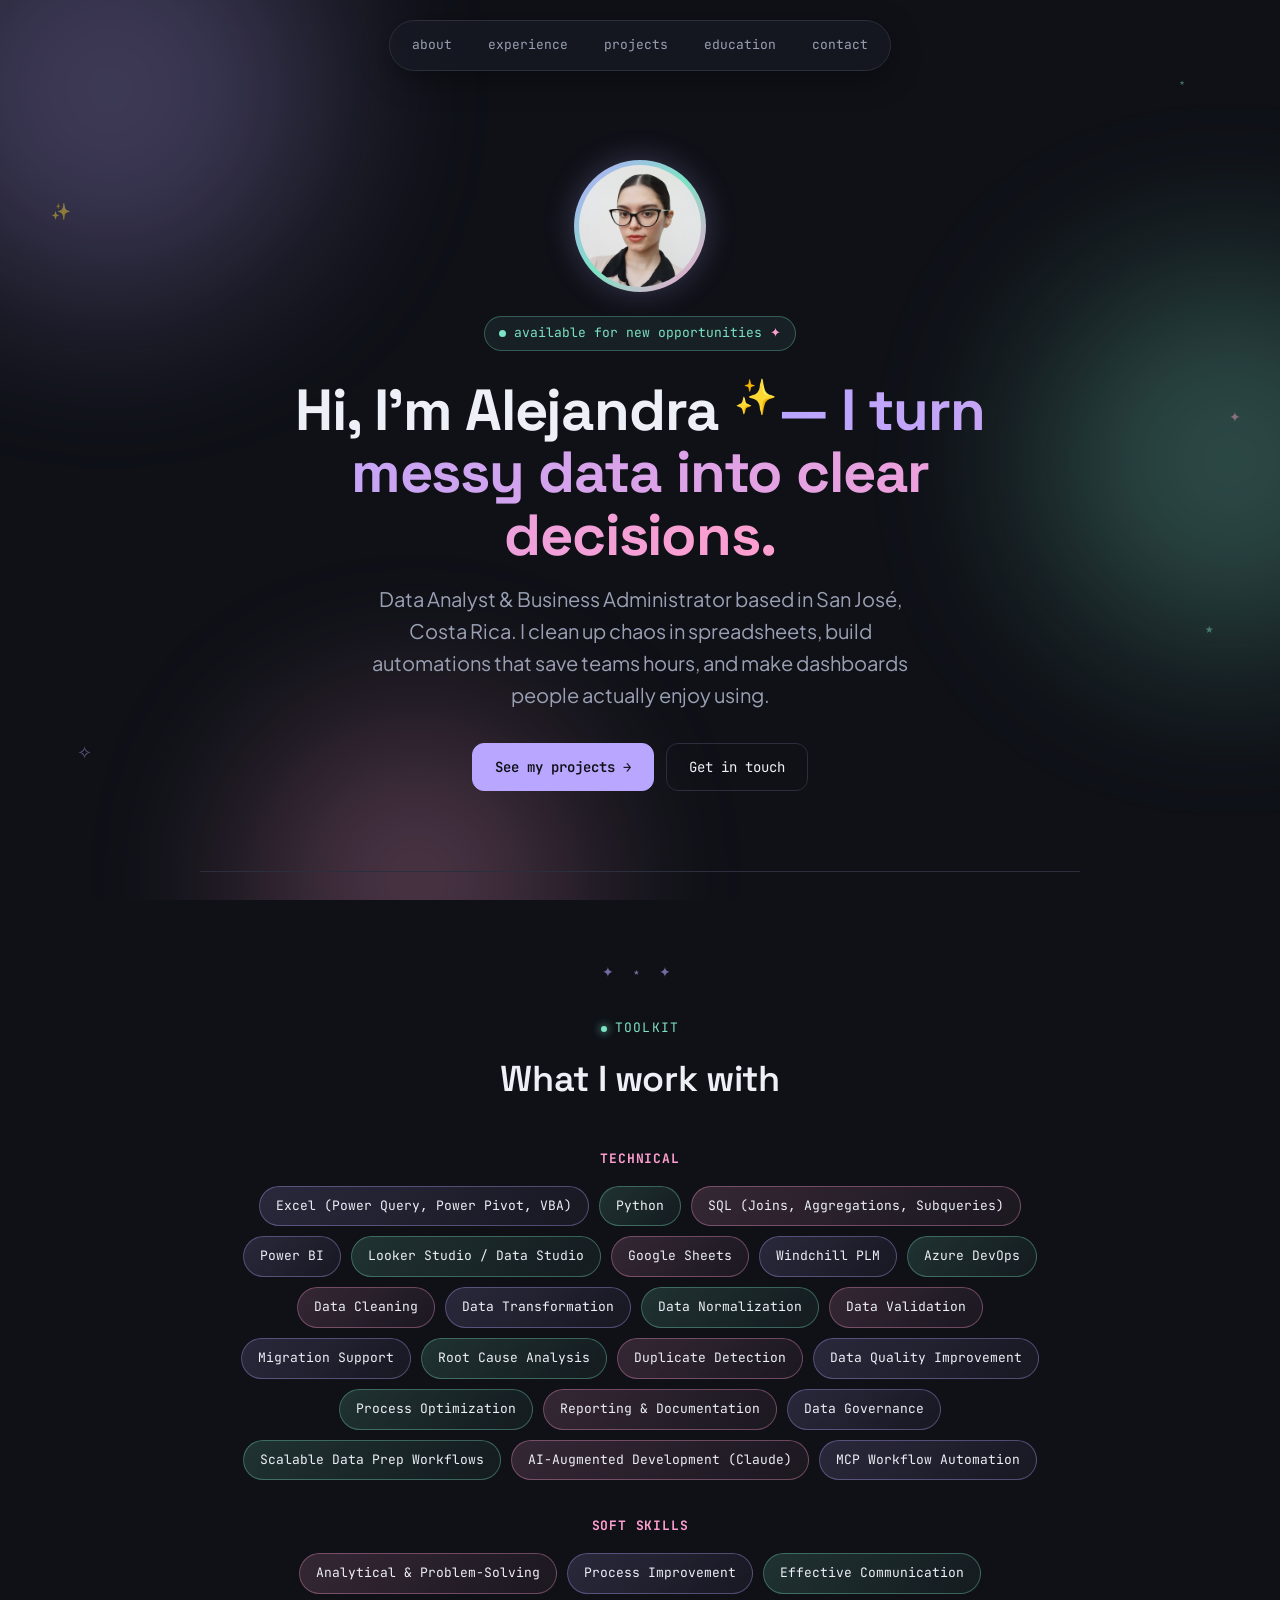
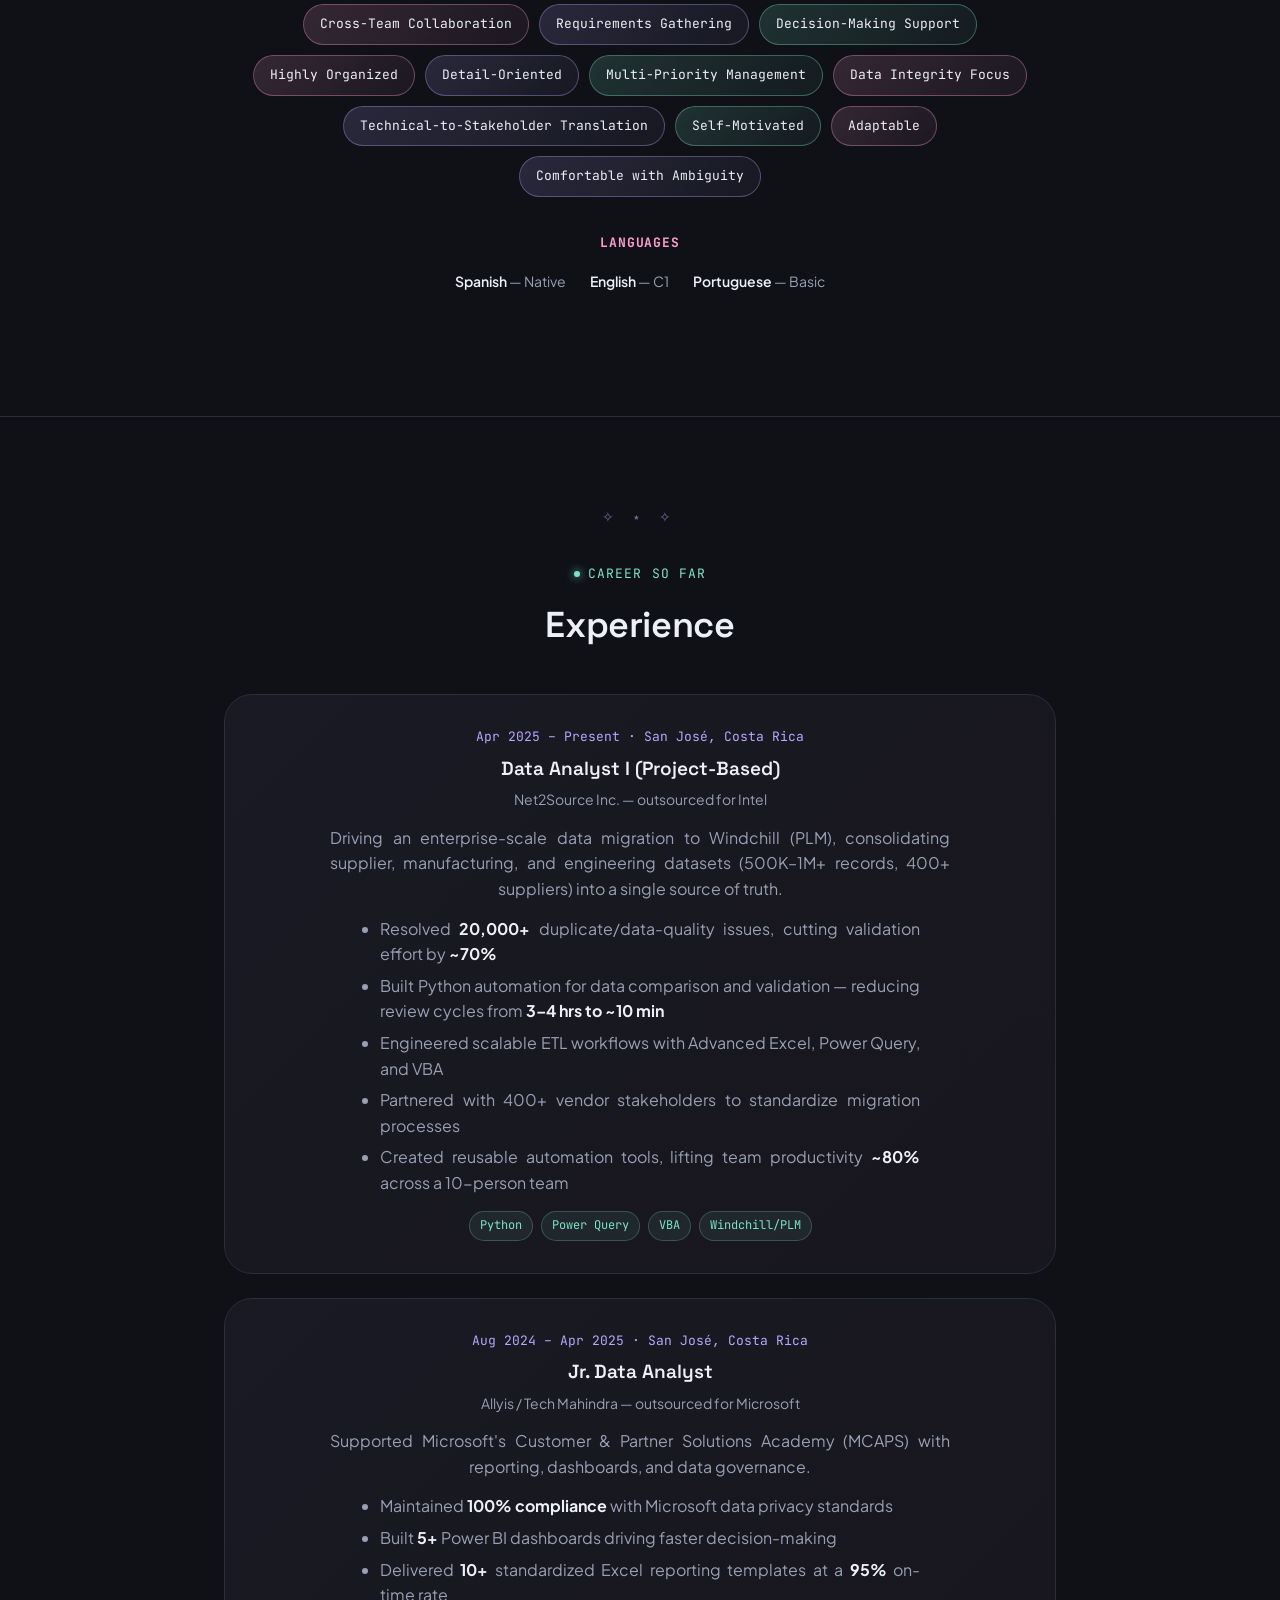
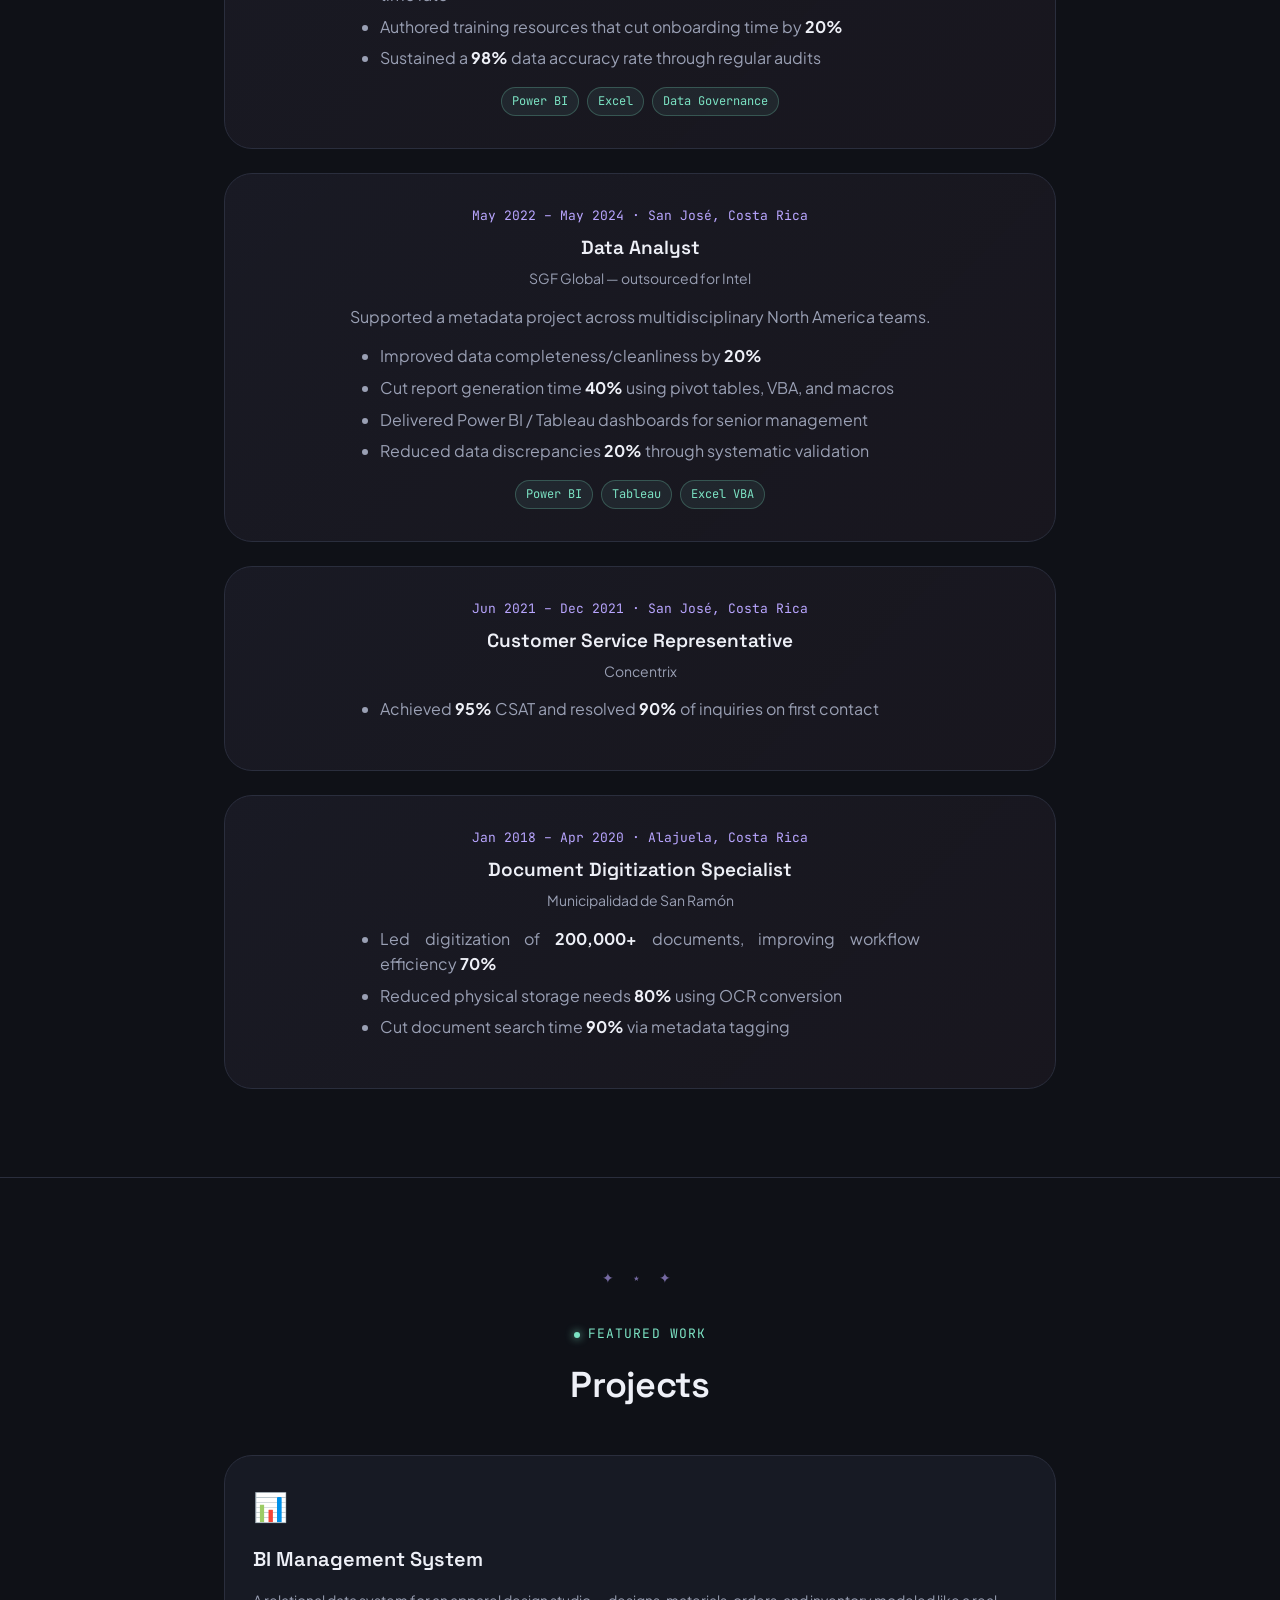
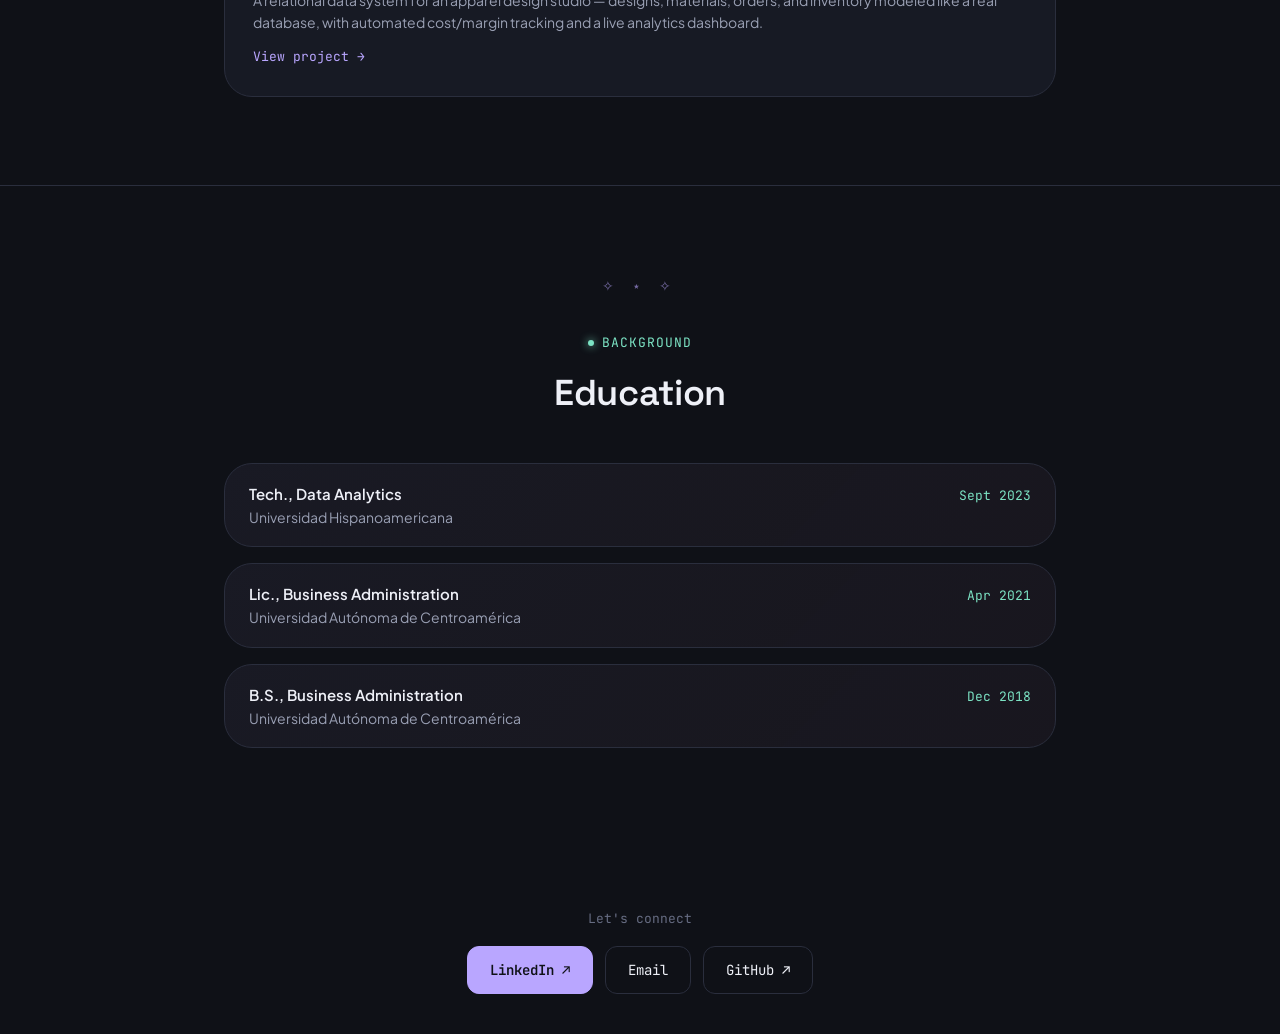
<file: index.html>
<!DOCTYPE html>
<html lang="en">
<head>
<meta charset="UTF-8">
<meta name="viewport" content="width=device-width, initial-scale=1.0">
<title>Alejandra Araya — Data Analyst</title>
<meta name="description" content="Data Analyst & Business Administrator specializing in data quality, automation, and analytics.">
<link rel="preconnect" href="https://fonts.googleapis.com">
<link rel="preconnect" href="https://fonts.gstatic.com" crossorigin>
<link href="https://fonts.googleapis.com/css2?family=Space+Grotesk:wght@500;600;700&family=Plus+Jakarta+Sans:wght@400;500;600&family=JetBrains+Mono:wght@400;500&display=swap" rel="stylesheet">
<link rel="stylesheet" href="style.css">
</head>
<body>

<div class="orb-field">
  <div class="orb orb-1"></div>
  <div class="orb orb-2"></div>
  <div class="orb orb-3"></div>
  <span class="floaty f1">✨</span>
  <span class="floaty f2">⋆</span>
  <span class="floaty f3">✦</span>
  <span class="floaty f4">✧</span>
  <span class="floaty f5">⋆</span>
</div>

<nav class="nav-pill">
  <a href="#about">about</a>
  <a href="#experience">experience</a>
  <a href="#projects">projects</a>
  <a href="#education">education</a>
  <a href="#contact">contact</a>
</nav>

<header class="hero wrap" id="about">
  <img src="assets/profile.png" alt="Alejandra Araya" class="avatar">
  <div class="status-chip"><span class="dot"></span> available for new opportunities <span class="tiny-star">✦</span></div>
  <h1>Hi, I'm Alejandra <span class="sparkle">✨</span><span class="accent">— I turn messy data into clear decisions.</span></h1>
  <p class="role">Data Analyst &amp; Business Administrator based in San José, Costa Rica. I clean up chaos in spreadsheets, build automations that save teams hours, and make dashboards people actually enjoy using.</p>
  <div class="hero-cta">
    <a class="btn btn-primary" href="#projects">See my projects →</a>
    <a class="btn" href="#contact">Get in touch</a>
  </div>
</header>

<section id="skills">
  <div class="wrap">
    <div class="kawaii-divider">✦ ⋆ ✦</div>
    <p class="eyebrow">toolkit</p>
    <h2 class="section-title">What I work with</h2>

    <div class="skills-block">
      <h3>Technical</h3>
      <div class="chip-row">
        <span class="chip chip-a">Excel (Power Query, Power Pivot, VBA)</span>
        <span class="chip chip-b">Python</span>
        <span class="chip chip-c">SQL (Joins, Aggregations, Subqueries)</span>
        <span class="chip chip-a">Power BI</span>
        <span class="chip chip-b">Looker Studio / Data Studio</span>
        <span class="chip chip-c">Google Sheets</span>
        <span class="chip chip-a">Windchill PLM</span>
        <span class="chip chip-b">Azure DevOps</span>
        <span class="chip chip-c">Data Cleaning</span>
        <span class="chip chip-a">Data Transformation</span>
        <span class="chip chip-b">Data Normalization</span>
        <span class="chip chip-c">Data Validation</span>
        <span class="chip chip-a">Migration Support</span>
        <span class="chip chip-b">Root Cause Analysis</span>
        <span class="chip chip-c">Duplicate Detection</span>
        <span class="chip chip-a">Data Quality Improvement</span>
        <span class="chip chip-b">Process Optimization</span>
        <span class="chip chip-c">Reporting &amp; Documentation</span>
        <span class="chip chip-a">Data Governance</span>
        <span class="chip chip-b">Scalable Data Prep Workflows</span>
        <span class="chip chip-c">AI-Augmented Development (Claude)</span>
        <span class="chip chip-a">MCP Workflow Automation</span>
      </div>
    </div>

    <div class="skills-block">
      <h3>Soft Skills</h3>
      <div class="chip-row">
        <span class="chip chip-c">Analytical &amp; Problem-Solving</span>
        <span class="chip chip-a">Process Improvement</span>
        <span class="chip chip-b">Effective Communication</span>
        <span class="chip chip-c">Cross-Team Collaboration</span>
        <span class="chip chip-a">Requirements Gathering</span>
        <span class="chip chip-b">Decision-Making Support</span>
        <span class="chip chip-c">Highly Organized</span>
        <span class="chip chip-a">Detail-Oriented</span>
        <span class="chip chip-b">Multi-Priority Management</span>
        <span class="chip chip-c">Data Integrity Focus</span>
        <span class="chip chip-a">Technical-to-Stakeholder Translation</span>
        <span class="chip chip-b">Self-Motivated</span>
        <span class="chip chip-c">Adaptable</span>
        <span class="chip chip-a">Comfortable with Ambiguity</span>
      </div>
    </div>

    <div class="skills-block">
      <h3>Languages</h3>
      <div class="langs">
        <span class="lang-item"><strong>Spanish</strong> — Native</span>
        <span class="lang-item"><strong>English</strong> — C1</span>
        <span class="lang-item"><strong>Portuguese</strong> — Basic</span>
      </div>
    </div>
  </div>
</section>

<section id="experience">
  <div class="wrap">
    <div class="kawaii-divider">✧ ⋆ ✧</div>
    <p class="eyebrow">career so far</p>
    <h2 class="section-title">Experience</h2>

    <div class="timeline">

      <div class="timeline-item">
        <div class="timeline-date">Apr 2025 – Present · San José, Costa Rica</div>
        <h3>Data Analyst I (Project-Based)</h3>
        <div class="company">Net2Source Inc. — outsourced for Intel</div>
        <p class="summary">Driving an enterprise-scale data migration to Windchill (PLM), consolidating supplier, manufacturing, and engineering datasets (500K–1M+ records, 400+ suppliers) into a single source of truth.</p>
        <ul>
          <li>Resolved <strong>20,000+</strong> duplicate/data-quality issues, cutting validation effort by <strong>~70%</strong></li>
          <li>Built Python automation for data comparison and validation — reducing review cycles from <strong>3–4 hrs to ~10 min</strong></li>
          <li>Engineered scalable ETL workflows with Advanced Excel, Power Query, and VBA</li>
          <li>Partnered with 400+ vendor stakeholders to standardize migration processes</li>
          <li>Created reusable automation tools, lifting team productivity <strong>~80%</strong> across a 10-person team</li>
        </ul>
        <div class="stack-row">
          <span class="stack-tag">Python</span>
          <span class="stack-tag">Power Query</span>
          <span class="stack-tag">VBA</span>
          <span class="stack-tag">Windchill/PLM</span>
        </div>
      </div>

      <div class="timeline-item">
        <div class="timeline-date">Aug 2024 – Apr 2025 · San José, Costa Rica</div>
        <h3>Jr. Data Analyst</h3>
        <div class="company">Allyis / Tech Mahindra — outsourced for Microsoft</div>
        <p class="summary">Supported Microsoft's Customer &amp; Partner Solutions Academy (MCAPS) with reporting, dashboards, and data governance.</p>
        <ul>
          <li>Maintained <strong>100% compliance</strong> with Microsoft data privacy standards</li>
          <li>Built <strong>5+</strong> Power BI dashboards driving faster decision-making</li>
          <li>Delivered <strong>10+</strong> standardized Excel reporting templates at a <strong>95%</strong> on-time rate</li>
          <li>Authored training resources that cut onboarding time by <strong>20%</strong></li>
          <li>Sustained a <strong>98%</strong> data accuracy rate through regular audits</li>
        </ul>
        <div class="stack-row">
          <span class="stack-tag">Power BI</span>
          <span class="stack-tag">Excel</span>
          <span class="stack-tag">Data Governance</span>
        </div>
      </div>

      <div class="timeline-item">
        <div class="timeline-date">May 2022 – May 2024 · San José, Costa Rica</div>
        <h3>Data Analyst</h3>
        <div class="company">SGF Global — outsourced for Intel</div>
        <p class="summary">Supported a metadata project across multidisciplinary North America teams.</p>
        <ul>
          <li>Improved data completeness/cleanliness by <strong>20%</strong></li>
          <li>Cut report generation time <strong>40%</strong> using pivot tables, VBA, and macros</li>
          <li>Delivered Power BI / Tableau dashboards for senior management</li>
          <li>Reduced data discrepancies <strong>20%</strong> through systematic validation</li>
        </ul>
        <div class="stack-row">
          <span class="stack-tag">Power BI</span>
          <span class="stack-tag">Tableau</span>
          <span class="stack-tag">Excel VBA</span>
        </div>
      </div>

      <div class="timeline-item">
        <div class="timeline-date">Jun 2021 – Dec 2021 · San José, Costa Rica</div>
        <h3>Customer Service Representative</h3>
        <div class="company">Concentrix</div>
        <ul>
          <li>Achieved <strong>95%</strong> CSAT and resolved <strong>90%</strong> of inquiries on first contact</li>
        </ul>
      </div>

      <div class="timeline-item">
        <div class="timeline-date">Jan 2018 – Apr 2020 · Alajuela, Costa Rica</div>
        <h3>Document Digitization Specialist</h3>
        <div class="company">Municipalidad de San Ramón</div>
        <ul>
          <li>Led digitization of <strong>200,000+</strong> documents, improving workflow efficiency <strong>70%</strong></li>
          <li>Reduced physical storage needs <strong>80%</strong> using OCR conversion</li>
          <li>Cut document search time <strong>90%</strong> via metadata tagging</li>
        </ul>
      </div>

    </div>
  </div>
</section>

<section id="projects">
  <div class="wrap">
    <div class="kawaii-divider">✦ ⋆ ✦</div>
    <p class="eyebrow">featured work</p>
    <h2 class="section-title">Projects</h2>

    <div class="project-grid">
      <a class="project-card" href="projects/bi-management-system.html">
        <div class="emoji">📊</div>
        <h3>BI Management System</h3>
        <p>A relational data system for an apparel design studio — designs, materials, orders, and inventory modeled like a real database, with automated cost/margin tracking and a live analytics dashboard.</p>
        <span class="view-link">View project →</span>
      </a>
    </div>
  </div>
</section>

<section id="education">
  <div class="wrap">
    <div class="kawaii-divider">✧ ⋆ ✧</div>
    <p class="eyebrow">background</p>
    <h2 class="section-title">Education</h2>

    <div class="edu-list">
      <div class="edu-item">
        <div>
          <div class="degree">Tech., Data Analytics</div>
          <div class="school">Universidad Hispanoamericana</div>
        </div>
        <div class="year">Sept 2023</div>
      </div>
      <div class="edu-item">
        <div>
          <div class="degree">Lic., Business Administration</div>
          <div class="school">Universidad Autónoma de Centroamérica</div>
        </div>
        <div class="year">Apr 2021</div>
      </div>
      <div class="edu-item">
        <div>
          <div class="degree">B.S., Business Administration</div>
          <div class="school">Universidad Autónoma de Centroamérica</div>
        </div>
        <div class="year">Dec 2018</div>
      </div>
    </div>
  </div>
</section>

<footer id="contact">
  <div class="wrap">
    <p style="margin-bottom:16px;">Let's connect</p>
    <div class="contact-row">
      <a class="btn btn-primary" href="https://www.linkedin.com/in/alejandra-araya-esquivel-722b79178" target="_blank" rel="noopener">LinkedIn ↗</a>
      <a class="btn" href="mailto:arayack93@gmail.com">Email</a>
      <a class="btn" href="https://github.com/AAraya-git" target="_blank" rel="noopener">GitHub ↗</a>
    </div>
  </div>
</footer>

</body>
</html>
</file>
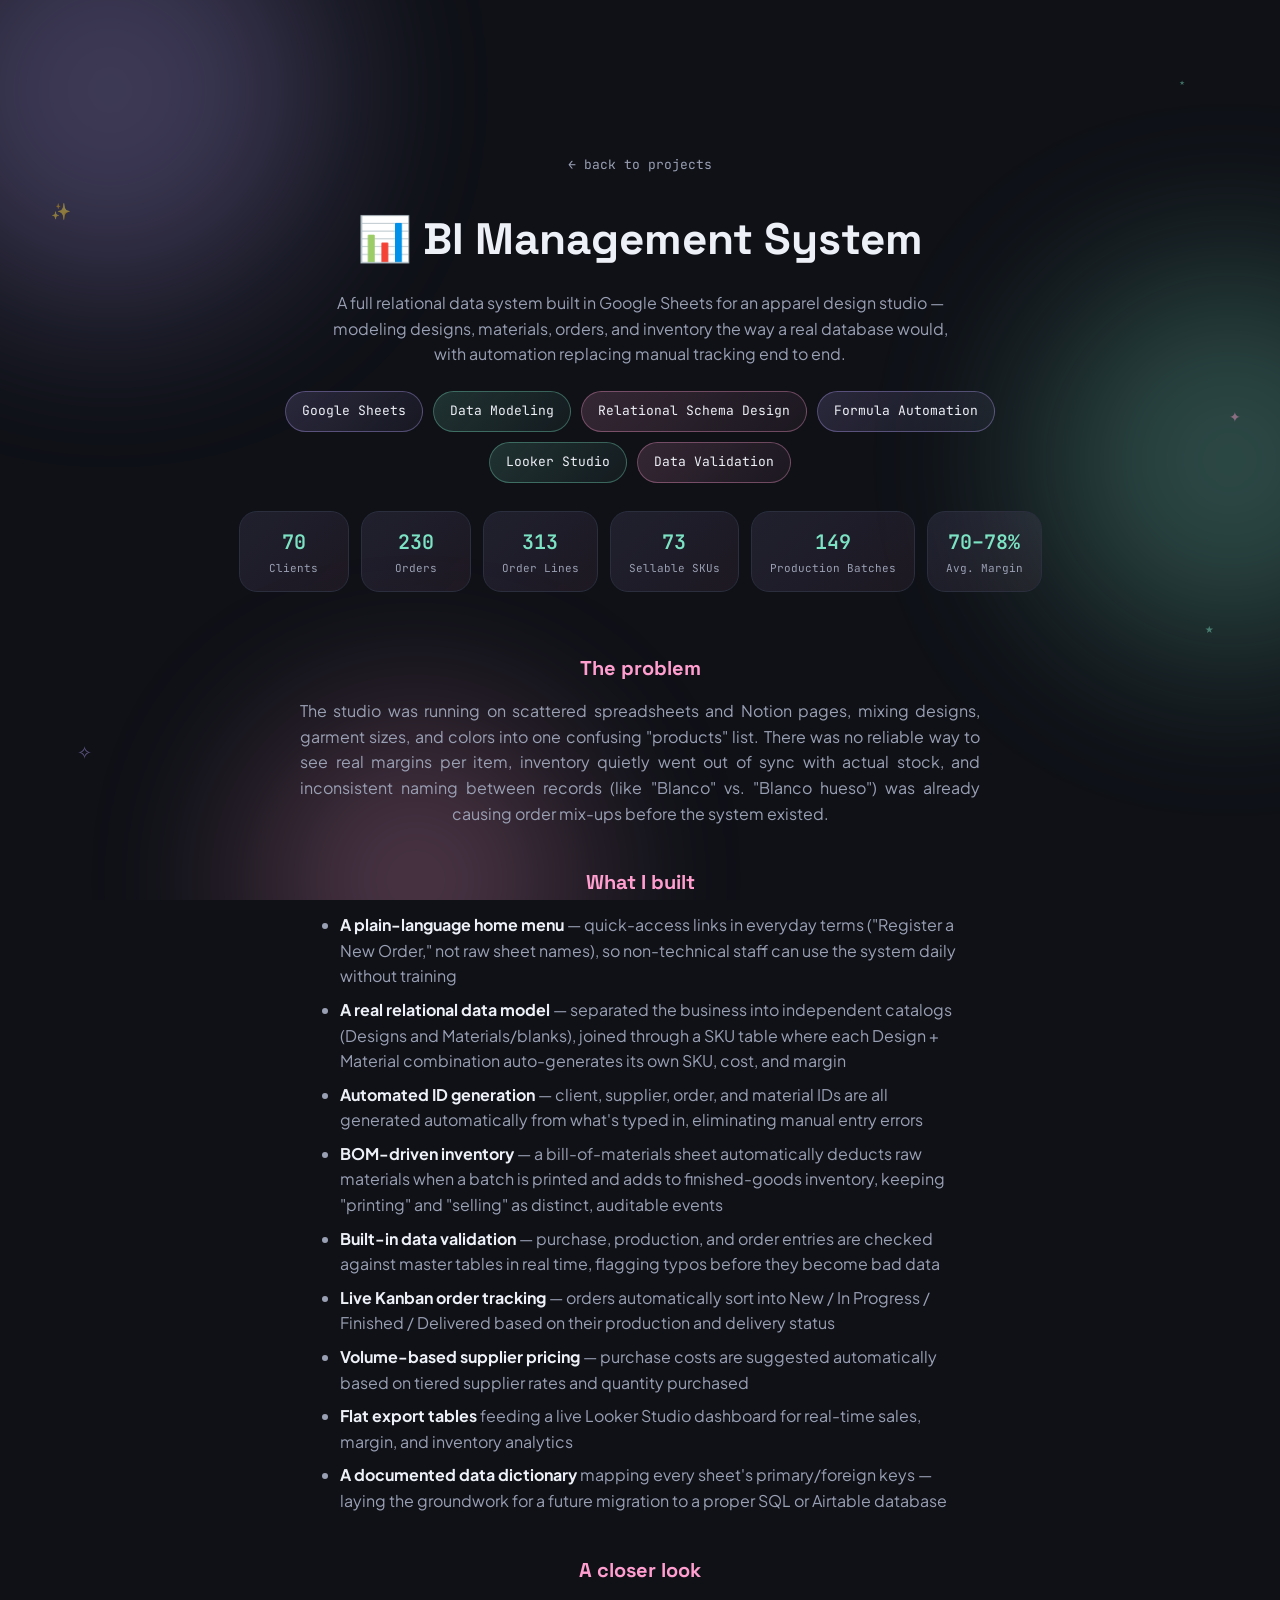
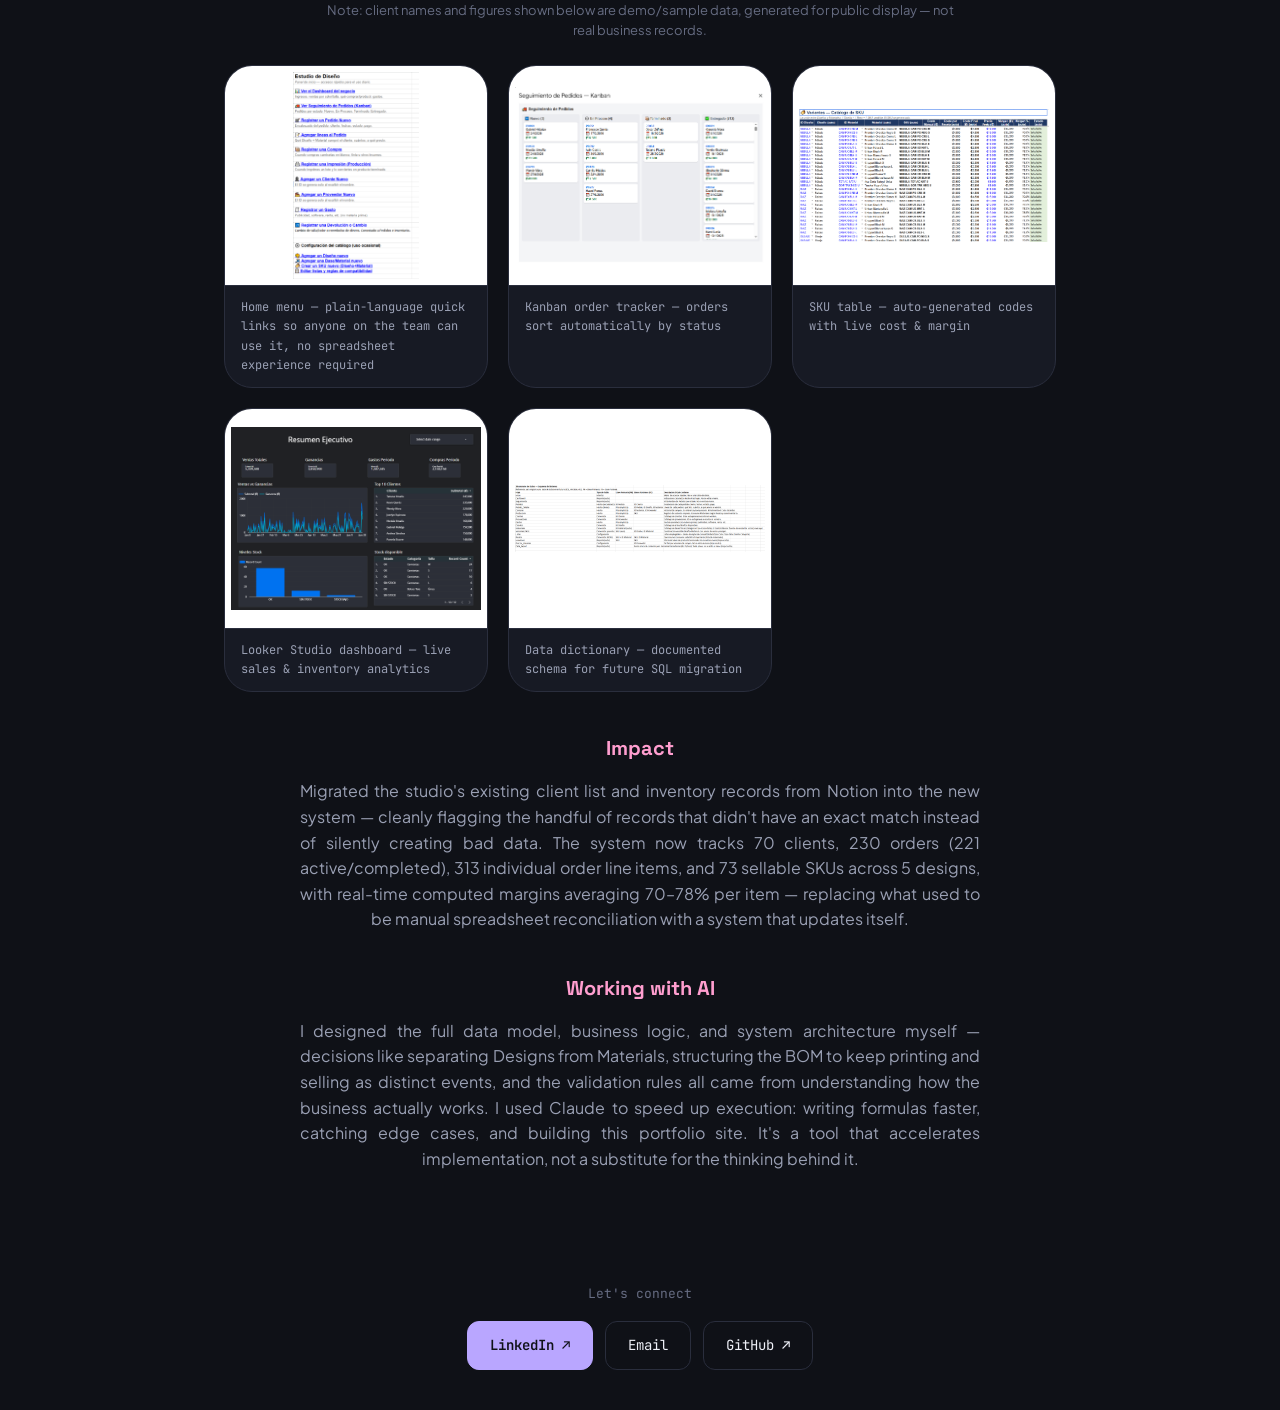
<file: projects/bi-management-system.html>
<!DOCTYPE html>
<html lang="en">
<head>
<meta charset="UTF-8">
<meta name="viewport" content="width=device-width, initial-scale=1.0">
<title>BI Management System — Alejandra Araya</title>
<link rel="preconnect" href="https://fonts.googleapis.com">
<link rel="preconnect" href="https://fonts.gstatic.com" crossorigin>
<link href="https://fonts.googleapis.com/css2?family=Space+Grotesk:wght@500;600;700&family=Plus+Jakarta+Sans:wght@400;500;600&family=JetBrains+Mono:wght@400;500&display=swap" rel="stylesheet">
<link rel="stylesheet" href="../style.css">
</head>
<body>

<div class="orb-field">
  <div class="orb orb-1"></div>
  <div class="orb orb-2"></div>
  <div class="orb orb-3"></div>
  <span class="floaty f1">✨</span>
  <span class="floaty f2">⋆</span>
  <span class="floaty f3">✦</span>
  <span class="floaty f4">✧</span>
  <span class="floaty f5">⋆</span>
</div>

<div class="wrap detail-hero">
  <a class="back-link" href="../index.html#projects">← back to projects</a>
  <h1>📊 BI Management System</h1>
  <p class="role" style="max-width:640px; color:var(--text-muted); margin-bottom:0;">
    A full relational data system built in Google Sheets for an apparel design studio —
    modeling designs, materials, orders, and inventory the way a real database would,
    with automation replacing manual tracking end to end.
  </p>
  <div class="detail-meta" style="margin-top:24px;">
    <span class="chip chip-a">Google Sheets</span>
    <span class="chip chip-b">Data Modeling</span>
    <span class="chip chip-c">Relational Schema Design</span>
    <span class="chip chip-a">Formula Automation</span>
    <span class="chip chip-b">Looker Studio</span>
    <span class="chip chip-c">Data Validation</span>
  </div>

  <div class="detail-stats">
    <div class="detail-stat"><span class="num">70</span><span class="label">Clients</span></div>
    <div class="detail-stat"><span class="num">230</span><span class="label">Orders</span></div>
    <div class="detail-stat"><span class="num">313</span><span class="label">Order Lines</span></div>
    <div class="detail-stat"><span class="num">73</span><span class="label">Sellable SKUs</span></div>
    <div class="detail-stat"><span class="num">149</span><span class="label">Production Batches</span></div>
    <div class="detail-stat"><span class="num">70–78%</span><span class="label">Avg. Margin</span></div>
  </div>
</div>

<div class="wrap">

  <div class="detail-block">
    <h2>The problem</h2>
    <p>
      The studio was running on scattered spreadsheets and Notion pages, mixing designs,
      garment sizes, and colors into one confusing "products" list. There was no reliable
      way to see real margins per item, inventory quietly went out of sync with actual
      stock, and inconsistent naming between records (like "Blanco" vs. "Blanco hueso")
      was already causing order mix-ups before the system existed.
    </p>
  </div>

  <div class="detail-block">
    <h2>What I built</h2>
    <ul>
      <li><strong>A plain-language home menu</strong> — quick-access links in everyday terms ("Register a New Order," not raw sheet names), so non-technical staff can use the system daily without training</li>
      <li><strong>A real relational data model</strong> — separated the business into independent catalogs (Designs and Materials/blanks), joined through a SKU table where each Design + Material combination auto-generates its own SKU, cost, and margin</li>
      <li><strong>Automated ID generation</strong> — client, supplier, order, and material IDs are all generated automatically from what's typed in, eliminating manual entry errors</li>
      <li><strong>BOM-driven inventory</strong> — a bill-of-materials sheet automatically deducts raw materials when a batch is printed and adds to finished-goods inventory, keeping "printing" and "selling" as distinct, auditable events</li>
      <li><strong>Built-in data validation</strong> — purchase, production, and order entries are checked against master tables in real time, flagging typos before they become bad data</li>
      <li><strong>Live Kanban order tracking</strong> — orders automatically sort into New / In Progress / Finished / Delivered based on their production and delivery status</li>
      <li><strong>Volume-based supplier pricing</strong> — purchase costs are suggested automatically based on tiered supplier rates and quantity purchased</li>
      <li><strong>Flat export tables</strong> feeding a live Looker Studio dashboard for real-time sales, margin, and inventory analytics</li>
      <li><strong>A documented data dictionary</strong> mapping every sheet's primary/foreign keys — laying the groundwork for a future migration to a proper SQL or Airtable database</li>
    </ul>
  </div>

  <div class="detail-block">
    <h2>A closer look</h2>
    <p style="max-width:640px; font-size:13px; color:var(--text-faint); text-align:center; margin:0 auto 24px;">
      Note: client names and figures shown below are demo/sample data, generated
      for public display — not real business records.
    </p>
    <div class="shot-grid">
      <figure class="shot">
        <a href="../assets/bi-screenshot-inicio.png" target="_blank" rel="noopener"><img src="../assets/bi-screenshot-inicio.png" alt="Home menu with quick-access links"></a>
        <figcaption>Home menu — plain-language quick links so anyone on the team can use it, no spreadsheet experience required</figcaption>
      </figure>
      <figure class="shot">
        <a href="../assets/bi-screenshot-kanban.png" target="_blank" rel="noopener"><img src="../assets/bi-screenshot-kanban.png" alt="Kanban order tracker view"></a>
        <figcaption>Kanban order tracker — orders sort automatically by status</figcaption>
      </figure>
      <figure class="shot">
        <a href="../assets/bi-screenshot-sku.png" target="_blank" rel="noopener"><img src="../assets/bi-screenshot-sku.png" alt="SKU and margin table"></a>
        <figcaption>SKU table — auto-generated codes with live cost &amp; margin</figcaption>
      </figure>
      <figure class="shot">
        <a href="../assets/bi-screenshot-looker.png" target="_blank" rel="noopener"><img src="../assets/bi-screenshot-looker.png" alt="Looker Studio dashboard"></a>
        <figcaption>Looker Studio dashboard — live sales &amp; inventory analytics</figcaption>
      </figure>
      <figure class="shot">
        <a href="../assets/bi-screenshot-dictionary.png" target="_blank" rel="noopener"><img src="../assets/bi-screenshot-dictionary.png" alt="Data dictionary schema"></a>
        <figcaption>Data dictionary — documented schema for future SQL migration</figcaption>
      </figure>
    </div>
  </div>

  <div class="detail-block">
    <h2>Impact</h2>
    <p>
      Migrated the studio's existing client list and inventory records from Notion into
      the new system — cleanly flagging the handful of records that didn't have an exact
      match instead of silently creating bad data. The system now tracks 70 clients, 230
      orders (221 active/completed), 313 individual order line items, and 73 sellable
      SKUs across 5 designs, with real-time computed margins averaging 70–78% per item —
      replacing what used to be manual spreadsheet reconciliation with a system that
      updates itself.
    </p>
  </div>

  <div class="detail-block">
    <h2>Working with AI</h2>
    <p>
      I designed the full data model, business logic, and system architecture myself —
      decisions like separating Designs from Materials, structuring the BOM to keep
      printing and selling as distinct events, and the validation rules all came from
      understanding how the business actually works. I used Claude to speed up execution:
      writing formulas faster, catching edge cases, and building this portfolio site.
      It's a tool that accelerates implementation, not a substitute for the thinking
      behind it.
    </p>
  </div>

</div>

<footer>
  <div class="wrap">
    <p style="margin-bottom:16px;">Let's connect</p>
    <div class="contact-row">
      <a class="btn btn-primary" href="https://www.linkedin.com/in/alejandra-araya-esquivel-722b79178" target="_blank" rel="noopener">LinkedIn ↗</a>
      <a class="btn" href="mailto:arayack93@gmail.com">Email</a>
      <a class="btn" href="https://github.com/AAraya-git" target="_blank" rel="noopener">GitHub ↗</a>
    </div>
  </div>
</footer>

</body>
</html>
</file>
<file: style.css>
/* =============================================
   Alejandra Araya — Portfolio
   Design tokens: dark, techy, cute
   ============================================= */

:root {
  --bg-deep: #0f1117;
  --bg-panel: #171a24;
  --bg-panel-hover: #1d2130;
  --border-soft: #2a2e3d;

  --lavender: #b9a6ff;
  --mint: #7ce3c4;
  --pink: #ff9ecf;

  --text-primary: #eef0f7;
  --text-muted: #9aa0b4;
  --text-faint: #666c82;

  --font-display: "Space Grotesk", sans-serif;
  --font-body: "Plus Jakarta Sans", sans-serif;
  --font-mono: "JetBrains Mono", monospace;

  --radius-lg: 28px;
  --radius-md: 18px;
  --radius-sm: 12px;

  --max-width: 880px;
}

* { box-sizing: border-box; }

html {
  scroll-behavior: smooth;
}

@media (prefers-reduced-motion: reduce) {
  html { scroll-behavior: auto; }
  *, *::before, *::after {
    animation-duration: 0.01ms !important;
    animation-iteration-count: 1 !important;
    transition-duration: 0.01ms !important;
  }
}

body {
  margin: 0;
  background: var(--bg-deep);
  color: var(--text-primary);
  font-family: var(--font-body);
  font-size: 16px;
  line-height: 1.6;
  -webkit-font-smoothing: antialiased;
  overflow-x: hidden;
}

/* ---------- Background ambience ---------- */

.orb-field {
  position: fixed;
  inset: 0;
  z-index: 0;
  pointer-events: none;
  overflow: hidden;
}

.orb {
  position: absolute;
  border-radius: 50%;
  filter: blur(90px);
  opacity: 0.28;
  animation: drift 22s ease-in-out infinite;
}

.orb-1 {
  width: 420px; height: 420px;
  background: var(--lavender);
  top: -120px; left: -100px;
  animation-delay: 0s;
}

.orb-2 {
  width: 380px; height: 380px;
  background: var(--mint);
  top: 30%; right: -140px;
  animation-delay: -8s;
}

.orb-3 {
  width: 320px; height: 320px;
  background: var(--pink);
  bottom: -140px; left: 20%;
  animation-delay: -14s;
}

@keyframes drift {
  0%, 100% { transform: translate(0, 0) scale(1); }
  50% { transform: translate(30px, -30px) scale(1.08); }
}

.floaty {
  position: fixed;
  color: var(--pink);
  opacity: 0.45;
  font-size: 18px;
  animation: floatUp 8s ease-in-out infinite;
  pointer-events: none;
}

.f1 { top: 22%; left: 4%; color: var(--lavender); font-size: 16px; animation-duration: 9s; }
.f2 { top: 68%; left: 94%; color: var(--mint); font-size: 20px; animation-duration: 11s; animation-delay: -3s; }
.f3 { top: 45%; left: 96%; color: var(--pink); font-size: 14px; animation-duration: 7s; animation-delay: -5s; }
.f4 { top: 82%; left: 6%; color: var(--lavender); font-size: 18px; animation-duration: 10s; animation-delay: -2s; }
.f5 { top: 8%; left: 92%; color: var(--mint); font-size: 13px; animation-duration: 8s; animation-delay: -1s; }

@keyframes floatUp {
  0%, 100% { transform: translateY(0); opacity: 0.35; }
  50% { transform: translateY(-16px); opacity: 0.75; }
}

/* ---------- Layout shell ---------- */

.wrap {
  position: relative;
  z-index: 1;
  max-width: var(--max-width);
  margin: 0 auto;
  padding: 0 24px;
}

section {
  padding: 88px 0;
  border-bottom: 1px solid var(--border-soft);
}

section:last-of-type { border-bottom: none; }

.eyebrow {
  font-family: var(--font-mono);
  font-size: 13px;
  letter-spacing: 0.08em;
  text-transform: uppercase;
  color: var(--mint);
  margin: 0 auto 12px;
  display: flex;
  align-items: center;
  justify-content: center;
  gap: 8px;
  text-align: center;
}

.eyebrow::before {
  content: "";
  width: 6px;
  height: 6px;
  border-radius: 50%;
  background: var(--mint);
  box-shadow: 0 0 8px var(--mint);
}

h2.section-title {
  font-family: var(--font-display);
  font-size: clamp(28px, 4vw, 36px);
  margin: 0 0 40px;
  font-weight: 600;
  letter-spacing: -0.01em;
  text-align: center;
}

/* ---------- Nav ---------- */

.nav-pill {
  position: fixed;
  top: 20px;
  left: 50%;
  transform: translateX(-50%);
  z-index: 10;
  display: flex;
  gap: 4px;
  background: rgba(23, 26, 36, 0.75);
  backdrop-filter: blur(14px);
  border: 1px solid var(--border-soft);
  border-radius: 999px;
  padding: 6px;
  box-shadow: 0 8px 30px rgba(0,0,0,0.35);
}

.nav-pill a {
  font-family: var(--font-mono);
  font-size: 13px;
  color: var(--text-muted);
  text-decoration: none;
  padding: 8px 16px;
  border-radius: 999px;
  transition: color 0.2s, background 0.2s;
  white-space: nowrap;
}

.nav-pill a:hover,
.nav-pill a:focus-visible {
  color: var(--bg-deep);
  background: var(--mint);
}

/* ---------- Hero ---------- */

.hero {
  padding-top: 160px;
  padding-bottom: 80px;
  border-bottom: 1px solid var(--border-soft);
  text-align: center;
  display: flex;
  flex-direction: column;
  align-items: center;
}

.status-chip {
  display: inline-flex;
  align-items: center;
  gap: 8px;
  font-family: var(--font-mono);
  font-size: 13px;
  color: var(--mint);
  background: rgba(124, 227, 196, 0.08);
  border: 1px solid rgba(124, 227, 196, 0.3);
  padding: 6px 14px;
  border-radius: 999px;
  margin-bottom: 28px;
}

.avatar {
  width: 132px;
  height: 132px;
  border-radius: 50%;
  object-fit: cover;
  margin-bottom: 24px;
  padding: 5px;
  box-sizing: border-box;
  background: linear-gradient(135deg, var(--lavender), var(--mint), var(--pink));
  box-shadow: 0 0 30px rgba(185, 166, 255, 0.25);
  transition: transform 0.4s cubic-bezier(0.34, 1.56, 0.64, 1);
}

.avatar:hover {
  transform: scale(1.05) rotate(-2deg);
}

.status-chip .dot {
  width: 7px;
  height: 7px;
  border-radius: 50%;
  background: var(--mint);
  box-shadow: 0 0 0 0 rgba(124, 227, 196, 0.6);
  animation: pulse 2s infinite;
}

@keyframes pulse {
  0% { box-shadow: 0 0 0 0 rgba(124, 227, 196, 0.5); }
  70% { box-shadow: 0 0 0 8px rgba(124, 227, 196, 0); }
  100% { box-shadow: 0 0 0 0 rgba(124, 227, 196, 0); }
}

.hero h1 {
  font-family: var(--font-display);
  font-size: clamp(38px, 6vw, 58px);
  line-height: 1.08;
  margin: 0 0 16px;
  font-weight: 700;
  letter-spacing: -0.02em;
}

.hero h1 .accent {
  background: linear-gradient(90deg, var(--lavender), var(--pink));
  -webkit-background-clip: text;
  background-clip: text;
  color: transparent;
}

.sparkle {
  display: inline-block;
  font-size: 0.6em;
  vertical-align: super;
  margin: 0 2px;
  cursor: default;
}

.hero h1:hover .sparkle {
  animation: sparkleSpin 0.7s ease;
}

@keyframes sparkleSpin {
  0% { transform: rotate(0deg) scale(1); }
  50% { transform: rotate(180deg) scale(1.4); }
  100% { transform: rotate(360deg) scale(1); }
}

.tiny-star {
  display: inline-block;
  color: var(--pink);
  animation: twinkle 2.4s ease-in-out infinite;
}

@keyframes twinkle {
  0%, 100% { opacity: 1; transform: scale(1) rotate(0deg); }
  50% { opacity: 0.5; transform: scale(0.8) rotate(20deg); }
}

.kawaii-divider {
  text-align: center;
  color: var(--lavender);
  font-size: 14px;
  letter-spacing: 8px;
  margin-bottom: 36px;
  opacity: 0.6;
}

.hero p.role {
  font-size: clamp(17px, 2.2vw, 20px);
  color: var(--text-muted);
  max-width: 560px;
  margin: 0 auto 32px;
}

.hero-cta {
  display: flex;
  gap: 12px;
  flex-wrap: wrap;
  justify-content: center;
}

.btn {
  font-family: var(--font-mono);
  font-size: 14px;
  text-decoration: none;
  padding: 12px 22px;
  border-radius: var(--radius-sm);
  border: 1px solid var(--border-soft);
  color: var(--text-primary);
  transition: transform 0.35s cubic-bezier(0.34, 1.56, 0.64, 1), border-color 0.15s, background 0.15s;
  display: inline-flex;
  align-items: center;
  gap: 8px;
}

.btn:hover, .btn:focus-visible {
  transform: translateY(-3px) scale(1.03);
  border-color: var(--lavender);
}

.btn-primary {
  background: var(--lavender);
  color: var(--bg-deep);
  border-color: var(--lavender);
  font-weight: 600;
}

.btn-primary:hover, .btn-primary:focus-visible {
  background: #cabdff;
}

/* ---------- Skills ---------- */

.skills-block {
  margin-bottom: 36px;
  text-align: center;
}

.skills-block h3 {
  font-family: var(--font-mono);
  font-size: 13px;
  text-transform: uppercase;
  letter-spacing: 0.06em;
  color: var(--pink);
  margin: 0 0 16px;
}

.chip-row {
  display: flex;
  flex-wrap: wrap;
  gap: 10px;
  justify-content: center;
}

.chip {
  font-family: var(--font-mono);
  font-size: 13px;
  color: var(--text-primary);
  padding: 9px 16px;
  border-radius: 999px;
  border: 1px solid var(--border-soft);
  transition: border-color 0.2s, box-shadow 0.2s, transform 0.35s cubic-bezier(0.34, 1.75, 0.64, 1);
}

.chip-a {
  background: linear-gradient(135deg, rgba(185, 166, 255, 0.16), rgba(185, 166, 255, 0.05));
  border-color: rgba(185, 166, 255, 0.35);
}

.chip-b {
  background: linear-gradient(135deg, rgba(124, 227, 196, 0.16), rgba(124, 227, 196, 0.05));
  border-color: rgba(124, 227, 196, 0.35);
}

.chip-c {
  background: linear-gradient(135deg, rgba(255, 158, 207, 0.16), rgba(255, 158, 207, 0.05));
  border-color: rgba(255, 158, 207, 0.35);
}

.chip:hover {
  box-shadow: 0 0 18px rgba(255, 158, 207, 0.3);
  transform: translateY(-4px) scale(1.07) rotate(-1deg);
}

.langs {
  display: flex;
  gap: 24px;
  flex-wrap: wrap;
  margin-top: 8px;
  justify-content: center;
}

.lang-item {
  font-size: 14px;
  color: var(--text-muted);
}

.lang-item strong {
  color: var(--text-primary);
  font-weight: 600;
}

/* ---------- Timeline (experience) ---------- */

/* ---------- Experience cards ---------- */

.timeline {
  display: flex;
  flex-direction: column;
  gap: 24px;
}

.timeline-item {
  text-align: center;
  padding: 32px 28px;
  background: linear-gradient(135deg, rgba(185, 166, 255, 0.06), rgba(255, 158, 207, 0.04));
  border: 1px solid var(--border-soft);
  border-radius: var(--radius-lg);
  transition: transform 0.35s cubic-bezier(0.34, 1.56, 0.64, 1), border-color 0.2s;
}

.timeline-item:hover {
  transform: translateY(-4px) scale(1.01);
  border-color: var(--pink);
}

.timeline-date {
  font-family: var(--font-mono);
  font-size: 13px;
  color: var(--lavender);
  margin-bottom: 6px;
}

.timeline-item h3 {
  font-family: var(--font-display);
  font-size: 19px;
  margin: 0 0 4px;
  font-weight: 600;
}

.timeline-item .company {
  color: var(--text-muted);
  font-size: 14px;
  margin-bottom: 14px;
}

.timeline-item p.summary {
  color: var(--text-muted);
  margin: 0 auto 14px;
  max-width: 620px;
  text-align: justify;
  text-align-last: center;
}

.timeline-item ul {
  margin: 0 auto 16px;
  padding-left: 20px;
  color: var(--text-muted);
  max-width: 560px;
  text-align: justify;
}

.timeline-item ul li {
  margin-bottom: 6px;
}

.timeline-item ul li strong {
  color: var(--text-primary);
}

.stack-row {
  display: flex;
  flex-wrap: wrap;
  gap: 8px;
  justify-content: center;
}

.stack-tag {
  font-family: var(--font-mono);
  font-size: 12px;
  color: var(--mint);
  background: rgba(124, 227, 196, 0.08);
  border: 1px solid rgba(124, 227, 196, 0.25);
  padding: 4px 10px;
  border-radius: 999px;
}

/* ---------- Projects ---------- */

.project-grid {
  display: grid;
  grid-template-columns: repeat(auto-fit, minmax(260px, 1fr));
  gap: 20px;
}

.project-card {
  background: var(--bg-panel);
  border: 1px solid var(--border-soft);
  border-radius: var(--radius-lg);
  padding: 28px;
  text-decoration: none;
  color: var(--text-primary);
  display: flex;
  flex-direction: column;
  gap: 14px;
  transition: transform 0.35s cubic-bezier(0.34, 1.56, 0.64, 1), border-color 0.2s, background 0.2s;
}

.project-card:hover, .project-card:focus-visible {
  transform: translateY(-5px) scale(1.015);
  border-color: var(--pink);
  background: var(--bg-panel-hover);
}

.project-card .emoji {
  font-size: 28px;
}

.project-card h3 {
  font-family: var(--font-display);
  font-size: 20px;
  margin: 0;
  font-weight: 600;
}

.project-card p {
  color: var(--text-muted);
  font-size: 14px;
  margin: 0;
  flex-grow: 1;
}

.project-card .view-link {
  font-family: var(--font-mono);
  font-size: 13px;
  color: var(--lavender);
  display: inline-flex;
  align-items: center;
  gap: 6px;
}

.project-card:hover .view-link {
  color: var(--pink);
}

/* ---------- Education ---------- */

.edu-list {
  display: flex;
  flex-direction: column;
  gap: 16px;
}

.edu-item {
  display: flex;
  justify-content: space-between;
  align-items: baseline;
  flex-wrap: wrap;
  gap: 4px;
  padding: 18px 24px;
  background: linear-gradient(135deg, rgba(185, 166, 255, 0.06), rgba(255, 158, 207, 0.04));
  border: 1px solid var(--border-soft);
  border-radius: var(--radius-lg);
  transition: transform 0.35s cubic-bezier(0.34, 1.56, 0.64, 1), border-color 0.2s;
}

.edu-item:hover {
  transform: translateY(-3px) scale(1.015);
  border-color: var(--lavender);
}

.edu-item .degree {
  font-weight: 600;
  font-size: 15px;
}

.edu-item .school {
  color: var(--text-muted);
  font-size: 14px;
}

.edu-item .year {
  font-family: var(--font-mono);
  font-size: 13px;
  color: var(--mint);
}

/* ---------- Footer ---------- */

footer {
  padding: 60px 0 40px;
  text-align: center;
}

footer p {
  color: var(--text-faint);
  font-family: var(--font-mono);
  font-size: 13px;
}

footer a {
  color: var(--lavender);
  text-decoration: none;
}

footer a:hover { color: var(--pink); }

.contact-row {
  display: flex;
  gap: 12px;
  flex-wrap: wrap;
  justify-content: center;
}

/* ---------- Project detail page ---------- */

.detail-hero {
  padding-top: 150px;
  padding-bottom: 60px;
  text-align: center;
}

.back-link {
  font-family: var(--font-mono);
  font-size: 13px;
  color: var(--text-muted);
  text-decoration: none;
  display: inline-flex;
  align-items: center;
  gap: 6px;
  margin-bottom: 28px;
  transition: color 0.2s;
}

.back-link:hover { color: var(--mint); }

.detail-hero h1 {
  font-family: var(--font-display);
  font-size: clamp(30px, 5vw, 44px);
  margin: 0 0 16px;
}

.detail-hero p.role {
  margin-left: auto;
  margin-right: auto;
}

.detail-meta {
  display: flex;
  gap: 10px;
  flex-wrap: wrap;
  margin-bottom: 20px;
  justify-content: center;
}

.detail-stats {
  display: flex;
  gap: 12px;
  flex-wrap: wrap;
  justify-content: center;
  margin: 28px 0 0;
}

.detail-stat {
  font-family: var(--font-mono);
  text-align: center;
  padding: 14px 18px;
  border-radius: var(--radius-md);
  background: linear-gradient(135deg, rgba(185, 166, 255, 0.1), rgba(255, 158, 207, 0.06));
  border: 1px solid var(--border-soft);
  min-width: 110px;
}

.detail-stat .num {
  display: block;
  font-size: 20px;
  font-weight: 600;
  color: var(--mint);
}

.detail-stat .label {
  display: block;
  font-size: 11px;
  color: var(--text-muted);
  margin-top: 2px;
}

.detail-block {
  margin-bottom: 40px;
  text-align: center;
}

.detail-block h2 {
  font-family: var(--font-display);
  font-size: 20px;
  color: var(--pink);
  margin: 0 0 14px;
}

.detail-block p {
  color: var(--text-muted);
  max-width: 680px;
  margin: 0 auto;
  text-align: justify;
  text-align-last: center;
}

.detail-block ul {
  padding-left: 20px;
  max-width: 640px;
  margin: 0 auto;
  text-align: left;
  color: var(--text-muted);
}

.detail-block ul li {
  margin-bottom: 8px;
}

.detail-block ul li strong {
  color: var(--text-primary);
}

.shot-grid {
  display: grid;
  grid-template-columns: repeat(auto-fit, minmax(260px, 1fr));
  gap: 20px;
  max-width: 900px;
  margin: 0 auto;
}

.shot {
  margin: 0;
  background: var(--bg-panel);
  border: 1px solid var(--border-soft);
  border-radius: var(--radius-lg);
  overflow: hidden;
  transition: transform 0.35s cubic-bezier(0.34, 1.56, 0.64, 1), border-color 0.2s;
}

.shot:hover {
  transform: translateY(-4px) scale(1.015);
  border-color: var(--lavender);
}

.shot img {
  width: 100%;
  height: 220px;
  object-fit: contain;
  display: block;
  background: #fff;
  padding: 6px;
  box-sizing: border-box;
  border-bottom: 1px solid var(--border-soft);
  cursor: zoom-in;
}

.shot figcaption {
  font-family: var(--font-mono);
  font-size: 12px;
  color: var(--text-muted);
  padding: 12px 16px;
  text-align: left;
}

/* ---------- Focus visibility ---------- */

a:focus-visible, button:focus-visible {
  outline: 2px solid var(--mint);
  outline-offset: 3px;
}

/* ---------- Responsive ---------- */

@media (max-width: 600px) {
  .nav-pill {
    display: none;
  }
  .hero { padding-top: 100px; }
  section { padding: 60px 0; }
  .timeline { padding-left: 20px; }
  .timeline-item::before { left: -26px; }
}
</file>
